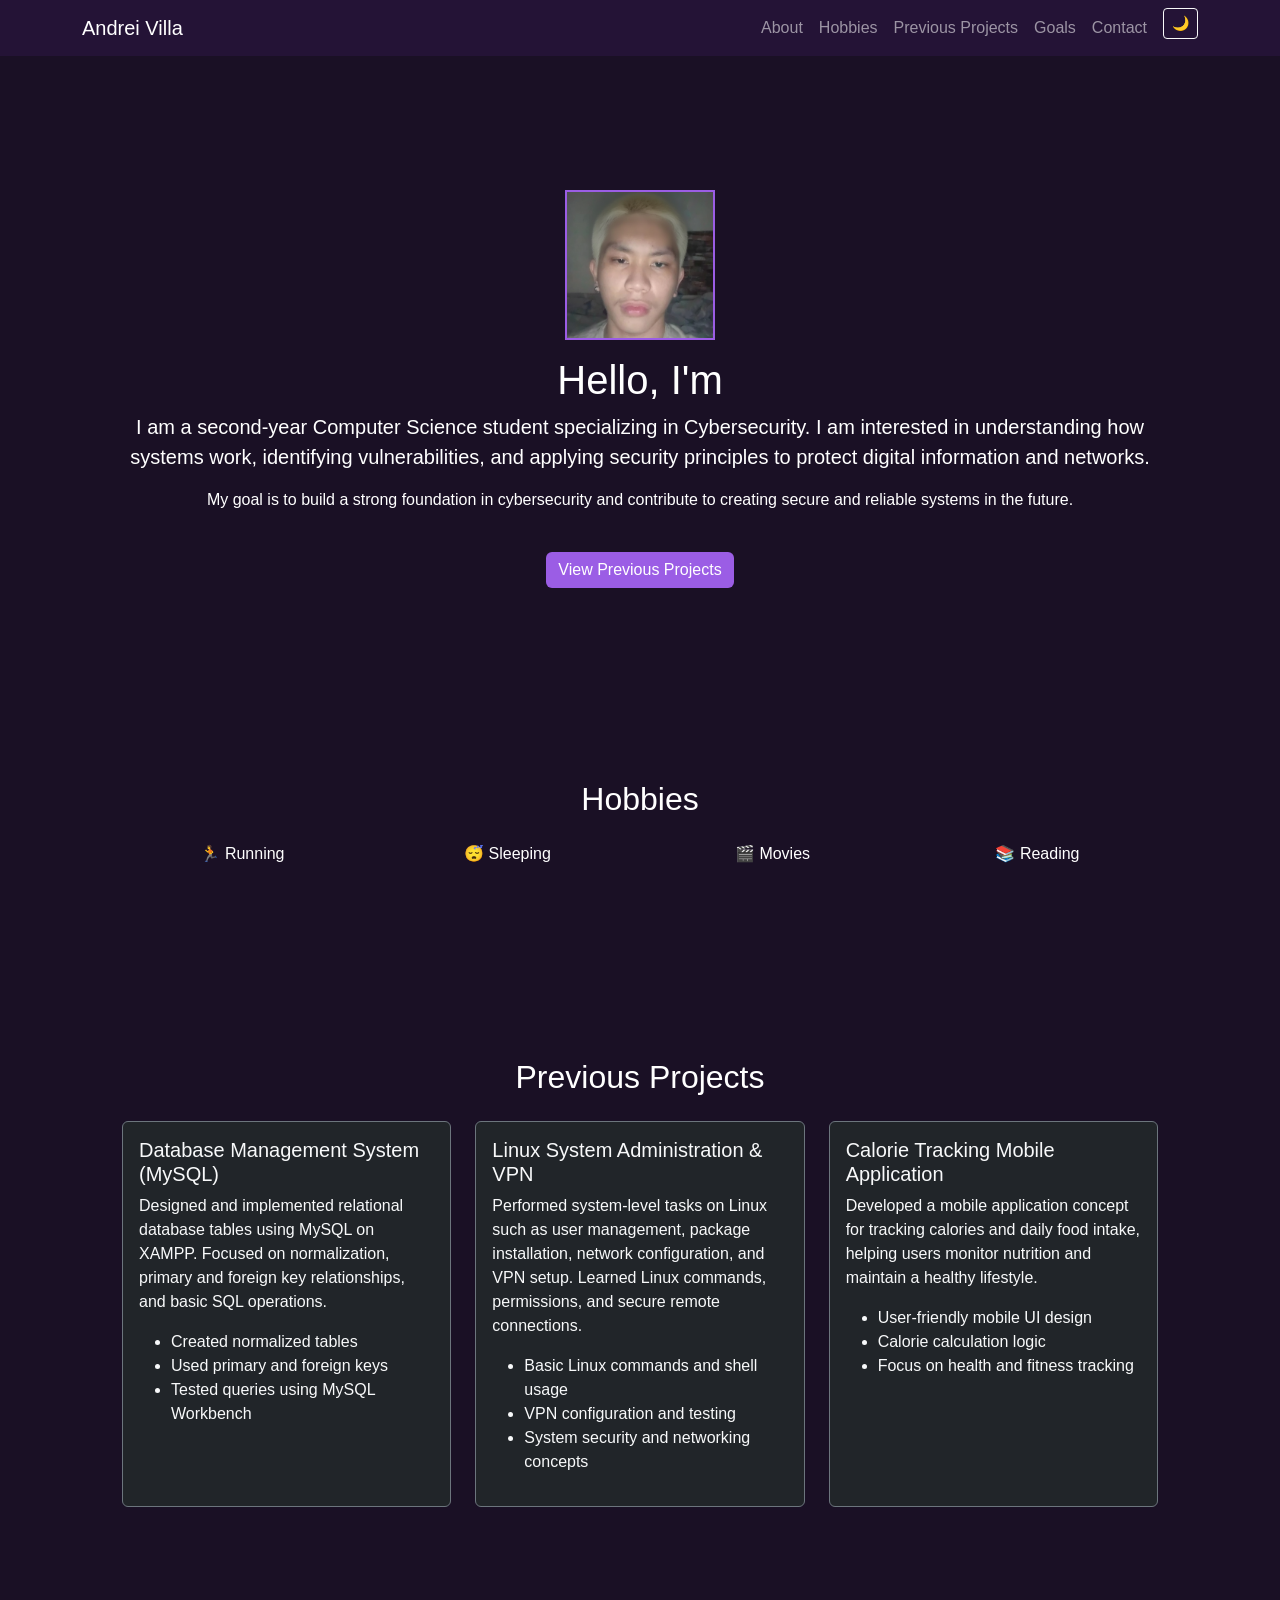
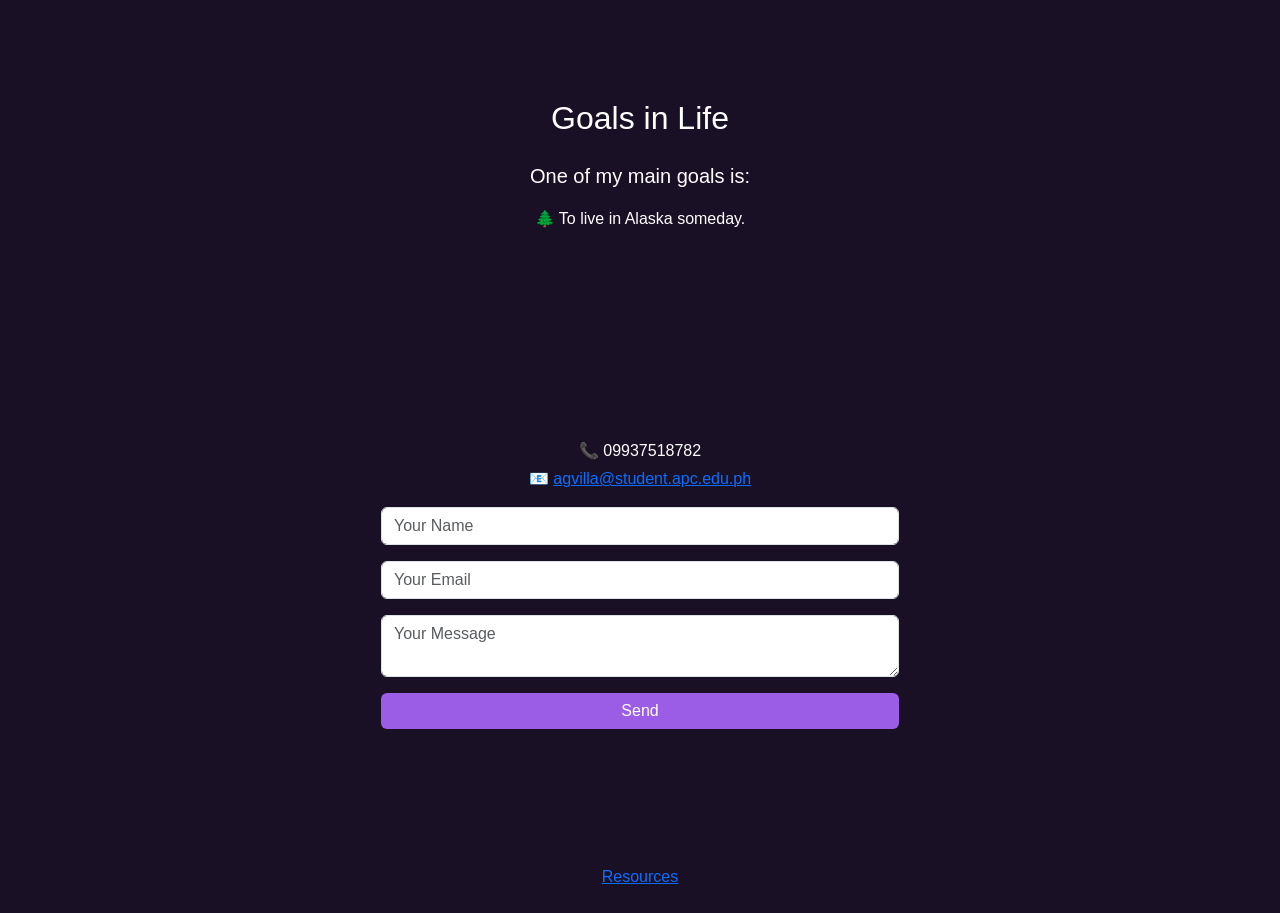
<file: home/index.html>
<!DOCTYPE html>
<html lang="en">
<head>
  <meta charset="UTF-8">
  <title>My Personal Website</title>
  <meta name="viewport" content="width=device-width, initial-scale=1">
  <link href="https://cdn.jsdelivr.net/npm/bootstrap@5.3.3/dist/css/bootstrap.min.css" rel="stylesheet">
  <link rel="stylesheet" href="css/style.css">
</head>
<body class="dark-theme">

<nav class="navbar navbar-expand-lg navbar-dark fixed-top">
  <div class="container">
    <a class="navbar-brand" href="#about">Andrei Villa</a>
    <button class="navbar-toggler" type="button" data-bs-toggle="collapse" data-bs-target="#navMenu">
      <span class="navbar-toggler-icon"></span>
    </button>
    <div class="collapse navbar-collapse" id="navMenu">
      <ul class="navbar-nav ms-auto">
        <li class="nav-item"><a class="nav-link" href="#about">About</a></li>
        <li class="nav-item"><a class="nav-link" href="#hobbies">Hobbies</a></li>
        <li class="nav-item"><a class="nav-link" href="#projects">Previous Projects</a></li>
        <li class="nav-item"><a class="nav-link" href="#goals">Goals</a></li>
        <li class="nav-item"><a class="nav-link" href="#contact">Contact</a></li>
        <li class="nav-item">
          <button id="themeToggle" class="btn btn-sm btn-outline-light ms-2" aria-label="Toggle dark and light theme">🌙</button>
        </li>
      </ul>
    </div>
  </div>
</nav>

<section id="about" class="section container text-center" style="padding-top:120px;">
  <img src="profile.png" alt="Andrei Villa" class="mb-3" style="width:150px; height:150px; object-fit:cover; border:2px solid #9b5de5;">
  <h1>Hello, I'm <span id="dynamicText"></span></h1>
  <p class="lead">I am a second-year Computer Science student specializing in Cybersecurity. I am interested in understanding how systems work, identifying vulnerabilities, and applying security principles to protect digital information and networks.</p>
  <p>My goal is to build a strong foundation in cybersecurity and contribute to creating secure and reliable systems in the future.</p>
  <button id="scrollProjects" class="btn btn-primary mt-4">View Previous Projects</button>
</section>

<section id="hobbies" class="section container text-center">
  <h2 class="mb-4">Hobbies</h2>
  <div class="row text-center">
    <div class="col-6 col-md-3">🏃 Running</div>
    <div class="col-6 col-md-3">😴 Sleeping</div>
    <div class="col-6 col-md-3">🎬 Movies</div>
    <div class="col-6 col-md-3">📚 Reading</div>
  </div>
</section>

<section id="projects" class="section container">
  <h2 class="text-center mb-4">Previous Projects</h2>
  <div class="row g-4">
    <div class="col-12 col-md-6 col-lg-4">
      <div class="card h-100 bg-dark text-light border-secondary">
        <div class="card-body">
          <h5 class="card-title">Database Management System (MySQL)</h5>
          <p class="card-text">Designed and implemented relational database tables using MySQL on XAMPP. Focused on normalization, primary and foreign key relationships, and basic SQL operations.</p>
          <ul>
            <li>Created normalized tables</li>
            <li>Used primary and foreign keys</li>
            <li>Tested queries using MySQL Workbench</li>
          </ul>
        </div>
      </div>
    </div>
    <div class="col-12 col-md-6 col-lg-4">
      <div class="card h-100 bg-dark text-light border-secondary">
        <div class="card-body">
          <h5 class="card-title">Linux System Administration & VPN</h5>
          <p class="card-text">Performed system-level tasks on Linux such as user management, package installation, network configuration, and VPN setup. Learned Linux commands, permissions, and secure remote connections.</p>
          <ul>
            <li>Basic Linux commands and shell usage</li>
            <li>VPN configuration and testing</li>
            <li>System security and networking concepts</li>
          </ul>
        </div>
      </div>
    </div>
    <div class="col-12 col-md-6 col-lg-4">
      <div class="card h-100 bg-dark text-light border-secondary">
        <div class="card-body">
          <h5 class="card-title">Calorie Tracking Mobile Application</h5>
          <p class="card-text">Developed a mobile application concept for tracking calories and daily food intake, helping users monitor nutrition and maintain a healthy lifestyle.</p>
          <ul>
            <li>User-friendly mobile UI design</li>
            <li>Calorie calculation logic</li>
            <li>Focus on health and fitness tracking</li>
          </ul>
        </div>
      </div>
    </div>
  </div>
</section>

<section id="goals" class="section container text-center">
  <h2 class="mb-4">Goals in Life</h2>
  <p class="lead">One of my main goals is:</p>
  <p>🌲 To live in Alaska someday.</p>
</section>

<section id="contact" class="section container text-center">
  <p class="mb-1">📞 09937518782</p>
  <p class="mb-3">📧 <a href="mailto:agvilla@student.apc.edu.ph">agvilla@student.apc.edu.ph</a></p>
  <form id="contactForm" class="col-md-6 mx-auto">
    <input type="text" id="name" class="form-control mb-3" placeholder="Your Name">
    <input type="email" id="email" class="form-control mb-3" placeholder="Your Email">
    <textarea id="message" class="form-control mb-3" placeholder="Your Message"></textarea>
    <button type="submit" class="btn btn-primary w-100">Send</button>
    <p id="formMsg" class="mt-3 text-center"></p>
  </form>
</section>

<footer class="text-center py-4">
  <a href="resources.html">Resources</a>
</footer>

<script src="https://cdn.jsdelivr.net/npm/bootstrap@5.3.3/dist/js/bootstrap.bundle.min.js"></script>
<script src="js/script.js"></script>
</body>
</html>
</file>
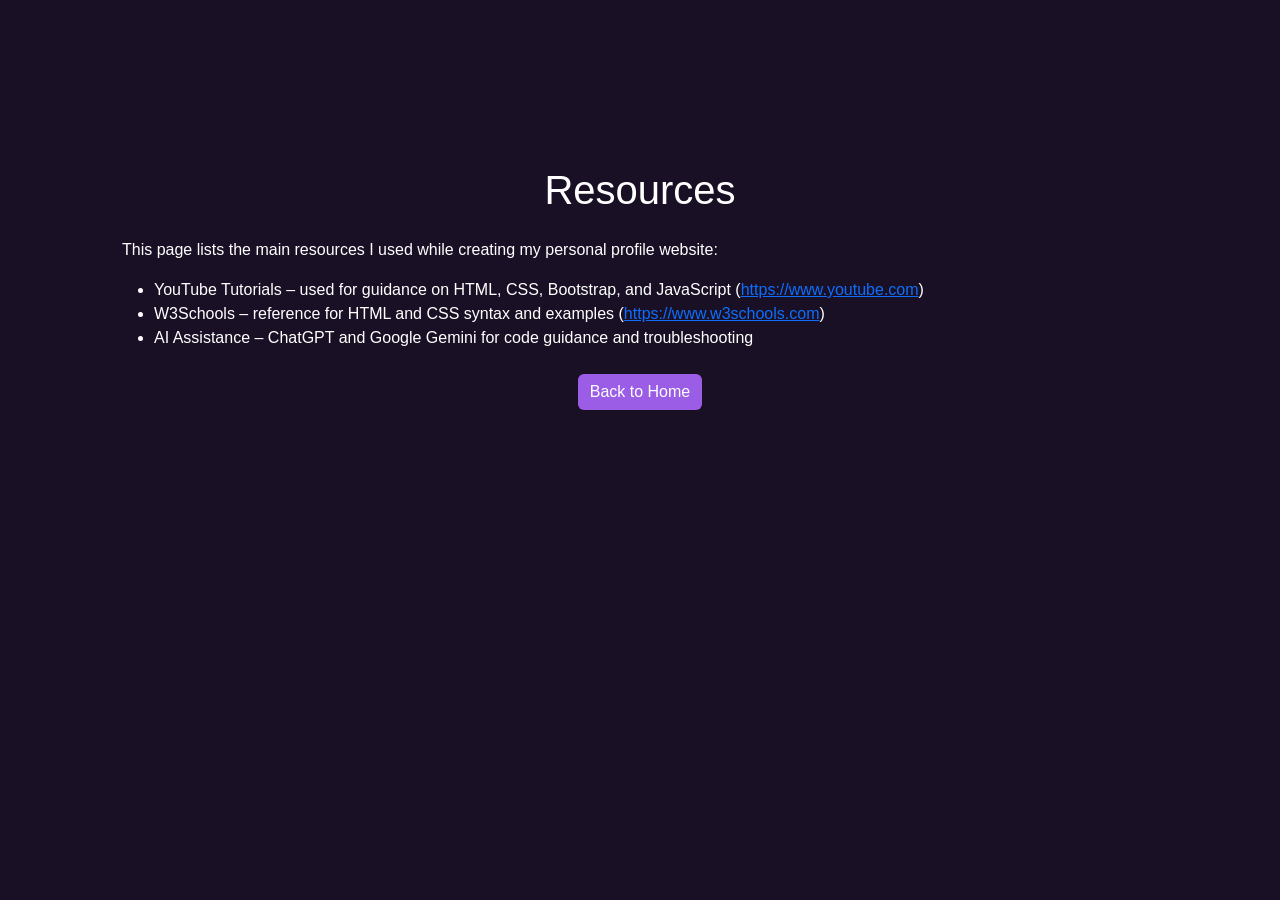
<file: home/resources.html>
<!DOCTYPE html>
<html lang="en">
<head>
  <meta charset="UTF-8">
  <title>Resources</title>
  <meta name="viewport" content="width=device-width, initial-scale=1">

 
  <link href="https://cdn.jsdelivr.net/npm/bootstrap@5.3.3/dist/css/bootstrap.min.css" rel="stylesheet">

  <link rel="stylesheet" href="css/style.css">
</head>
<body class="dark-theme">

  <div class="container section">
    <h1 class="text-center mb-4">Resources</h1>

    <p>This page lists the main resources I used while creating my personal profile website:</p>

    <ul>
      <li>
        YouTube Tutorials – used for guidance on HTML, CSS, Bootstrap, and JavaScript  
        (<a href="https://www.youtube.com" target="_blank" rel="noopener">https://www.youtube.com</a>)
      </li>
      <li>
        W3Schools – reference for HTML and CSS syntax and examples  
        (<a href="https://www.w3schools.com" target="_blank" rel="noopener">https://www.w3schools.com</a>)
      </li>
      <li>
        AI Assistance – ChatGPT and Google Gemini for code guidance and troubleshooting
      </li>
    </ul>

    <div class="text-center mt-4">
      <a href="index.html" class="btn btn-primary">Back to Home</a>
    </div>
  </div>

</body>
</html>
</file>
<file: home/css/style.css>
body {
  font-family: Arial, sans-serif;
  background-color: #1a1025;
  color: #ffffff;
  padding-top: 70px;
}

.section {
  padding: 4rem 1rem;
}

.navbar {
  background-color: #241336;
}

.btn-primary {
  background-color: #9b5de5;
  border: none;
}

.light-theme {
  background-color: #f5f5f5;
  color: #121212;
}

.light-theme .navbar {
  background-color: #e0e0e0;
}

@media (min-width: 768px) {
  .section {
    padding: 6rem 2rem;
  }
}

@media (min-width: 1200px) {
  .section {
    max-width: 1100px;
    margin: auto;
  }
}
</file>
